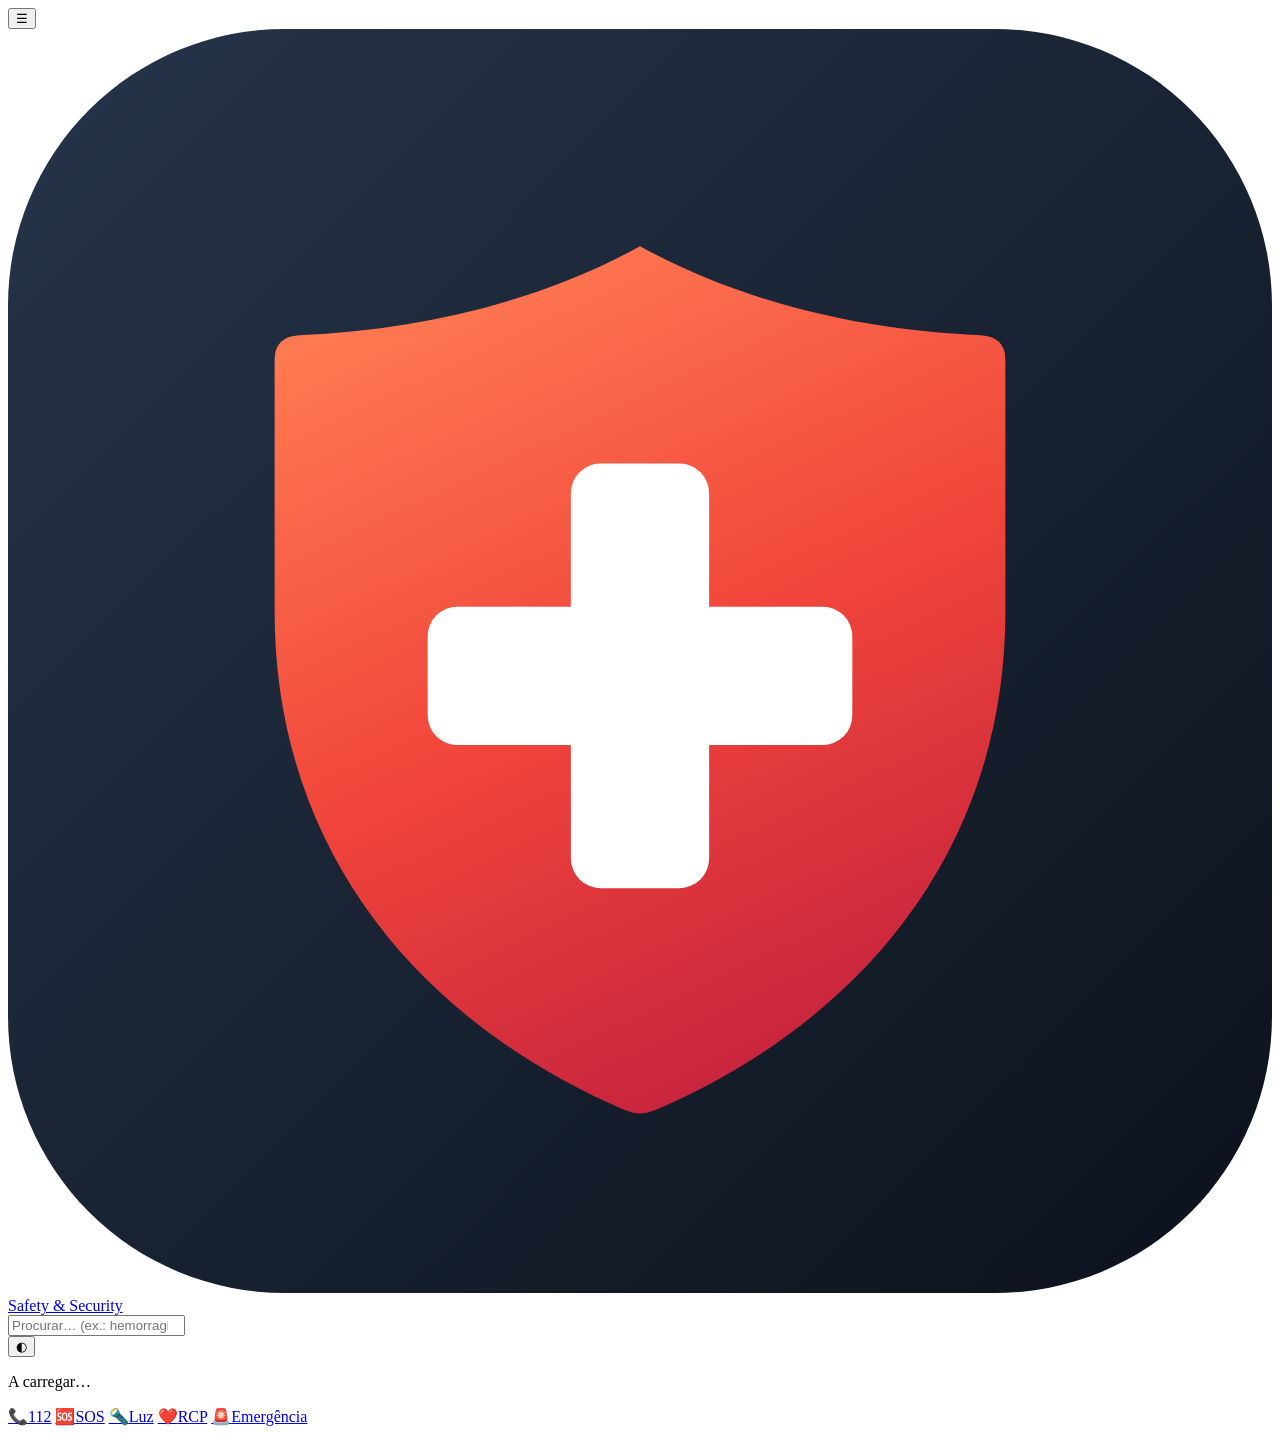
<file: src/shell.html>
<!DOCTYPE html>
<html lang="pt-PT" data-theme="dark">
<head>
<meta charset="utf-8">
<meta name="viewport" content="width=device-width, initial-scale=1, viewport-fit=cover">
<title>Safety &amp; Security — Guia de emergência offline</title>
<meta name="description" content="Guia de emergência e sobrevivência totalmente offline: primeiros socorros, água, comida, abrigo, comunicações, conflito armado, checklists, ferramentas e cofre de documentos.">
<meta name="theme-color" content="#0f1115">
<meta name="mobile-web-app-capable" content="yes">
<meta name="apple-mobile-web-app-capable" content="yes">
<meta name="apple-mobile-web-app-status-bar-style" content="black-translucent">
<meta name="apple-mobile-web-app-title" content="Safety &amp; Security">
<link rel="manifest" href="manifest.webmanifest">
<link rel="icon" href="icon.svg" type="image/svg+xml">
<link rel="apple-touch-icon" href="icon-192.png">
<style>
/*__CSS__*/
</style>
</head>
<body>
<header id="header">
  <button class="iconbtn" id="menubtn" aria-label="Menu">☰</button>
  <button class="iconbtn" id="backbtn" aria-label="Voltar" title="Voltar" hidden>←</button>
  <a class="brand" href="#/"><svg class="logo" viewBox="0 0 512 512" aria-hidden="true"><defs><linearGradient id="lg-fundo" x1="0" y1="0" x2="1" y2="1"><stop offset="0" stop-color="#26344a"/><stop offset="1" stop-color="#0c121c"/></linearGradient><linearGradient id="lg-escudo" x1="0.3" y1="0" x2="0.7" y2="1"><stop offset="0" stop-color="#ff7a52"/><stop offset="0.5" stop-color="#f0443a"/><stop offset="1" stop-color="#c2203f"/></linearGradient></defs><rect width="512" height="512" rx="112" fill="url(#lg-fundo)"/><path fill="url(#lg-escudo)" d="M256 88C296 110 344 122 394 124Q404 124.5 404 134V236C404 332 346 402 262 438Q256 440.5 250 438C166 402 108 332 108 236V134Q108 124.5 118 124C168 122 216 110 256 88Z"/><rect x="228" y="176" width="56" height="172" rx="12" fill="#fff"/><rect x="170" y="234" width="172" height="56" rx="12" fill="#fff"/></svg><span class="txt">Safety &amp; Security</span></a>
  <form id="searchform" role="search"><input id="searchbox" type="search" placeholder="Procurar… (ex.: hemorragia, lixívia, sismo)" autocomplete="off"></form>
  <button class="iconbtn" id="themebtn" title="Alternar tema (escuro / claro / vermelho noturno)" aria-label="Tema">◐</button>
</header>
<nav id="sidebar" aria-label="Secções"></nav>
<div id="backdrop"></div>
<main id="main"><article><p class="muted">A carregar…</p></article></main>
<nav id="quick" aria-label="Ações rápidas">
  <a href="tel:112"><span class="ic">📞</span>112</a>
  <a href="#/t/sos" class="sos"><span class="ic">🆘</span>SOS</a>
  <a href="#/t/lanterna"><span class="ic">🔦</span>Luz</a>
  <a href="#/t/rcp"><span class="ic">❤️</span>RCP</a>
  <a href="#/t/guia"><span class="ic">🚨</span>Emergência</a>
</nav>
<div id="overlay"></div>
<div id="toast" class="toast"></div>
<script>
/*__CONTENT__*/
</script>
<script>
/*__APP__*/
</script>
</body>
</html>
</file>
